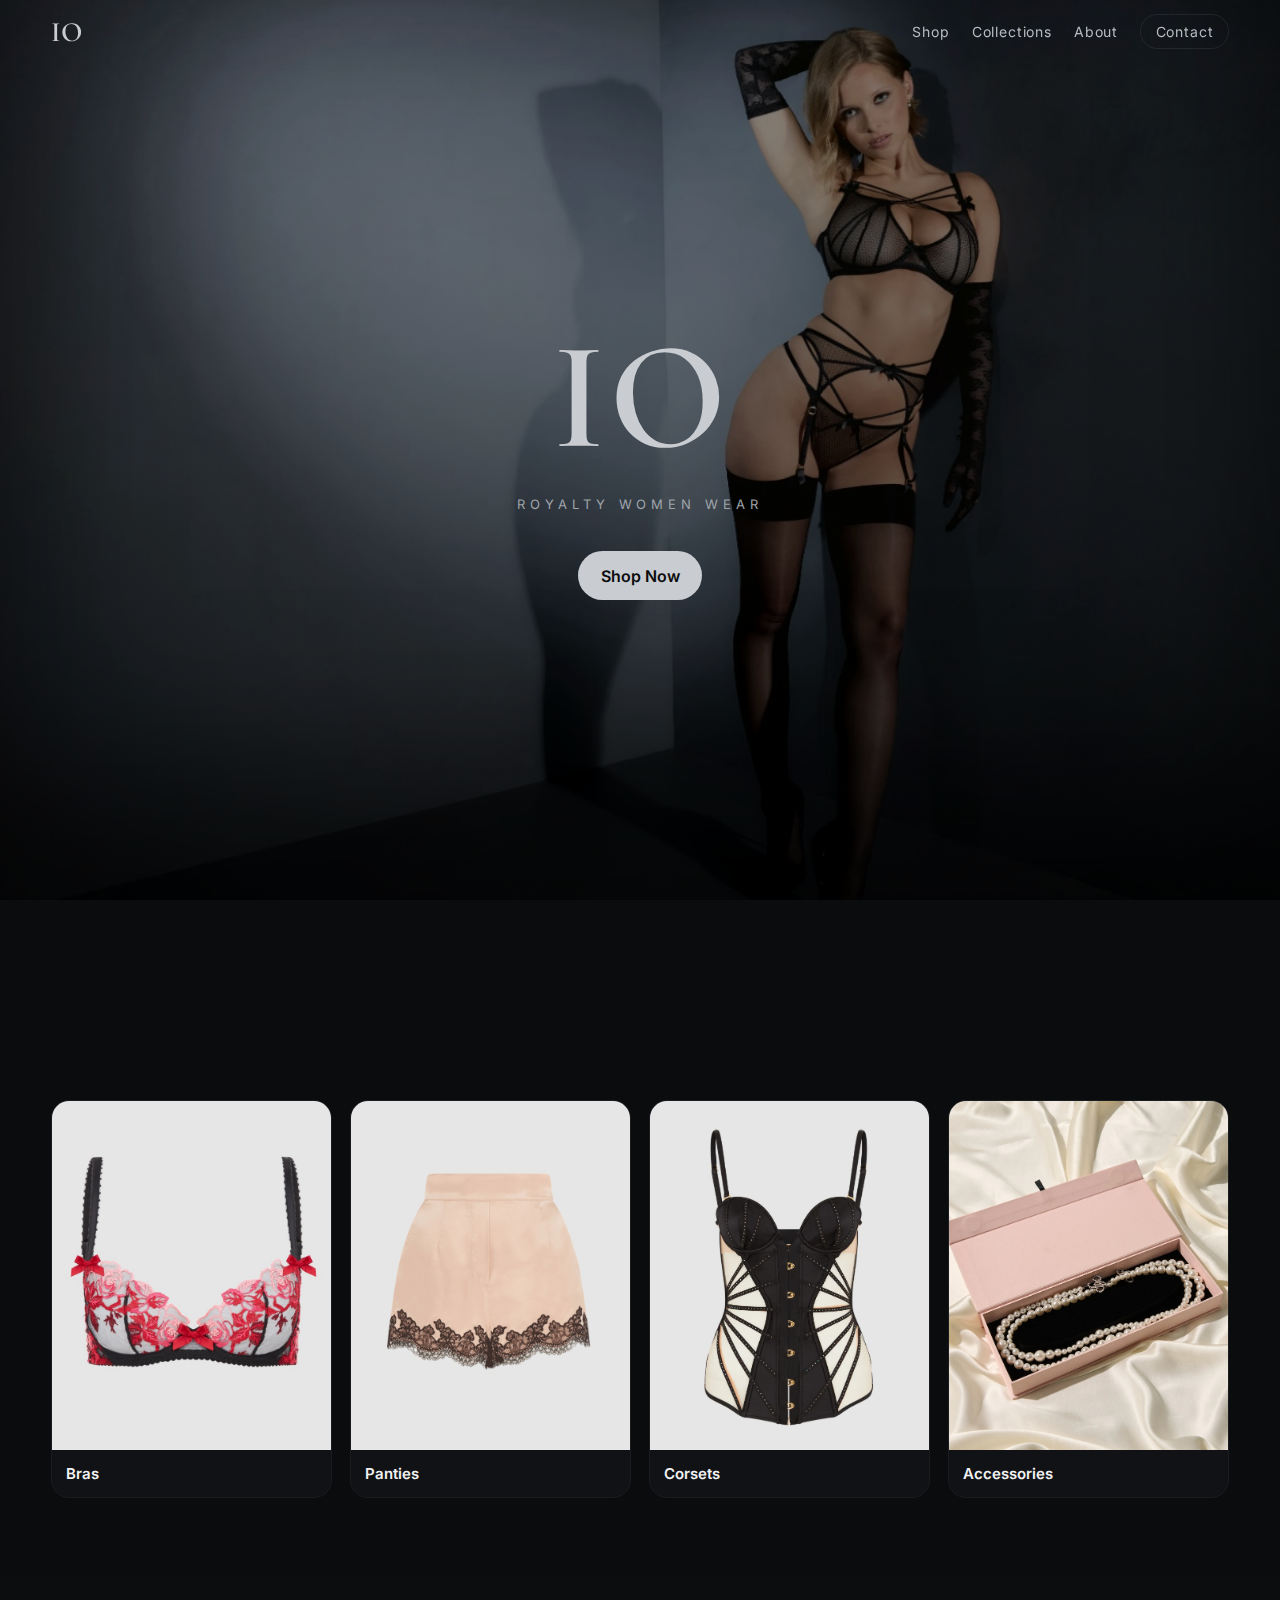
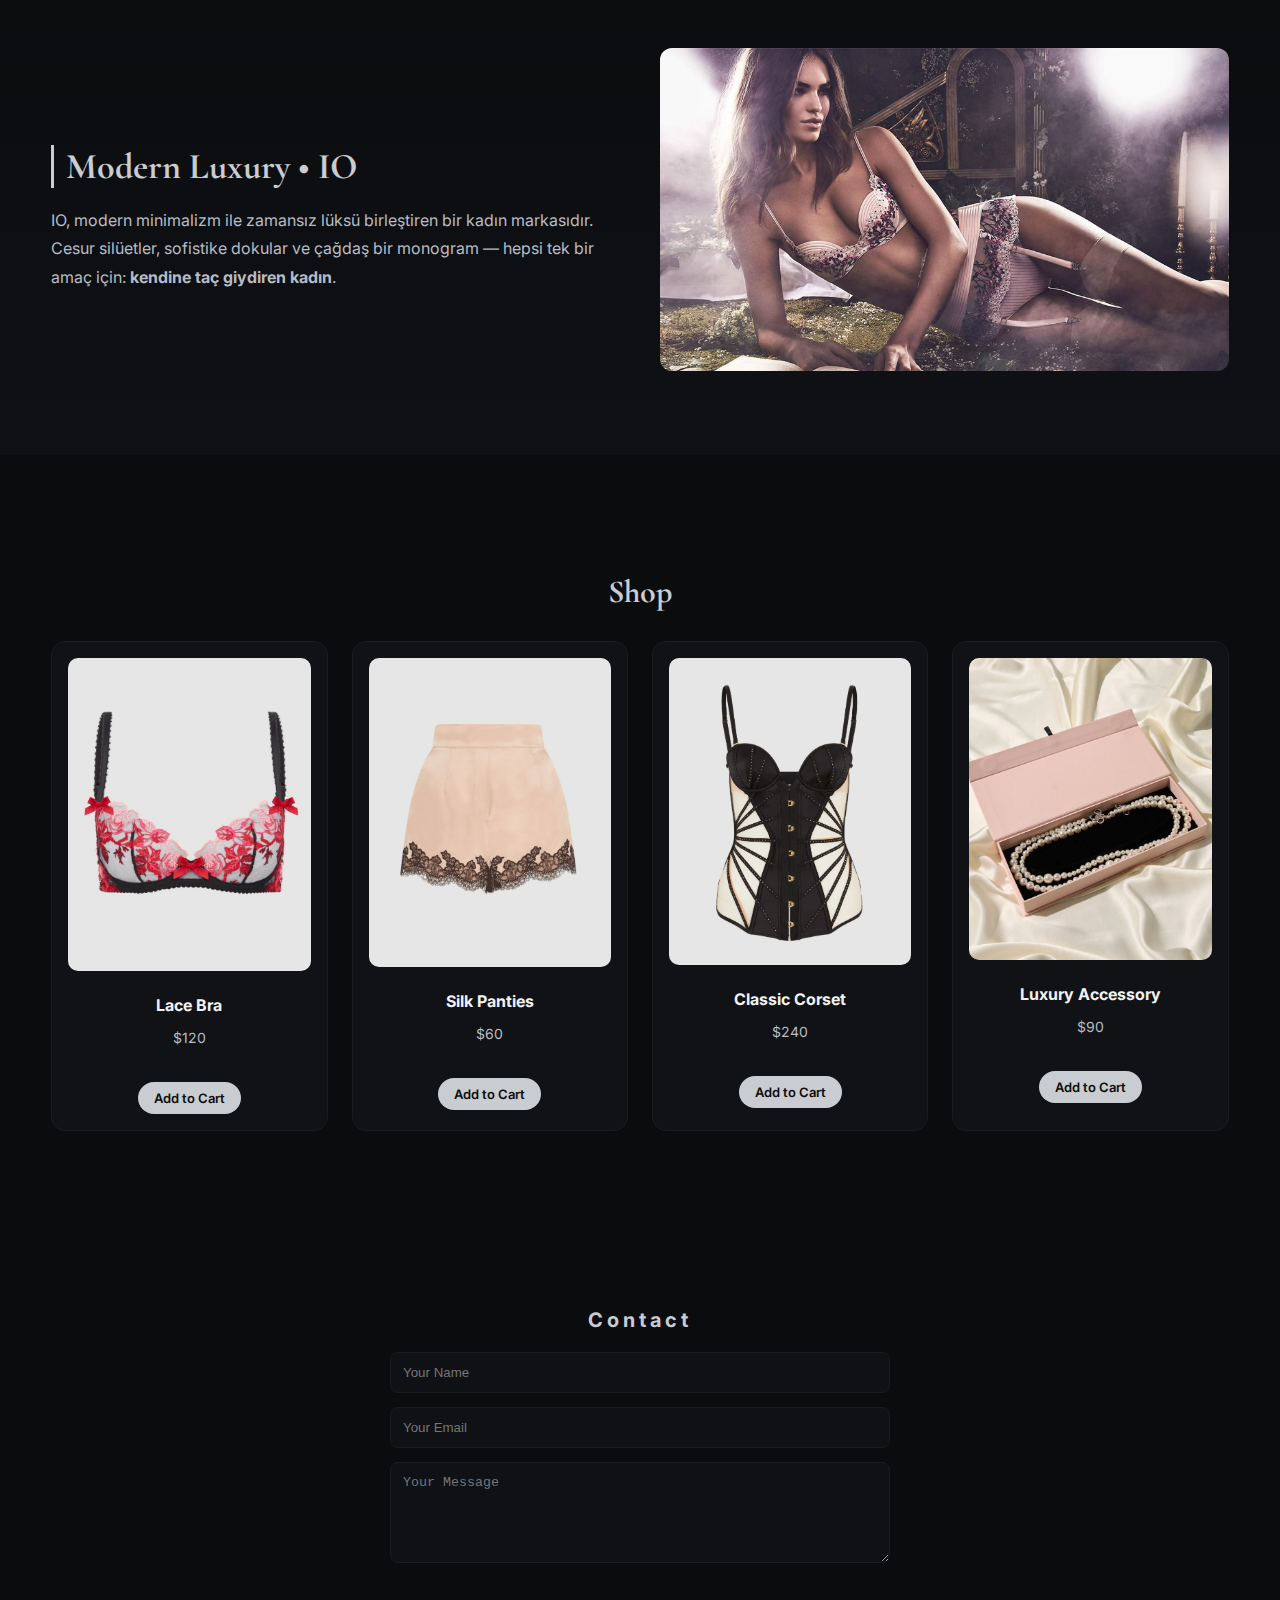
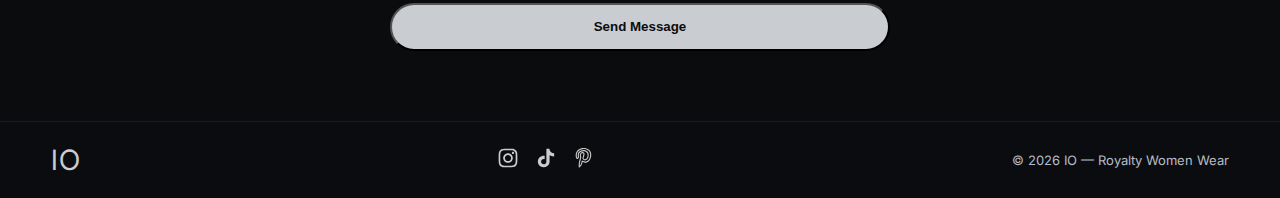
<file: index.html>
<!doctype html>
<html lang="tr">
<head>
  <meta charset="utf-8" />
  <meta name="viewport" content="width=device-width, initial-scale=1" />
  <title>IO — Royalty Women Wear</title>

  <!-- Google Fonts -->
  <link rel="preconnect" href="https://fonts.gstatic.com" crossorigin>
  <link href="https://fonts.googleapis.com/css2?family=Cormorant+Garamond:wght@400;500;600&family=Inter:wght@300;400;600&display=swap" rel="stylesheet">

  <link rel="stylesheet" href="./style.css" />
  <meta name="description" content="IO — Modern & Lüks kadın iç giyim markası. Royalty Women Wear." />
</head>
<body>
  <header class="site-header">
    <div class="container nav">
      <div class="brand">
        <span class="io-mark" aria-label="IO">I<span class="o">O</span></span>
      </div>
      <nav class="menu">
        <a href="#shop">Shop</a>
        <a href="#collections">Collections</a>
        <a href="#about">About</a>
        <a href="#contact" class="btn-ghost">Contact</a>
      </nav>
      <!-- Mobil Menü Butonu -->
      <button class="menu-toggle" aria-label="Menüyü Aç/Kapat">☰</button>
    </div>
    <!-- Mobil Menü -->
    <nav class="menu-mobile">
      <a href="#shop">Shop</a>
      <a href="#collections">Collections</a>
      <a href="#about">About</a>
      <a href="#contact">Contact</a>
    </nav>
  </header>

  <main>
    <!-- HERO -->
    <section class="hero" id="home" aria-label="Hero">
      <div class="hero-bg" role="img" aria-label="Luxury fashion background"></div>
      <div class="hero-overlay"></div>
      <div class="hero-content container">
        <h1 class="logotype">
          <span class="io-mark big">I<span class="o">O</span></span>
        </h1>
        <p class="tagline">ROYALTY WOMEN WEAR</p>
        <a href="#shop" class="btn-primary">Shop Now</a>
      </div>
    </section>

    <!-- KATEGORİLER -->
    <section class="categories container" id="collections" aria-label="Koleksiyonlar">
      <article class="cat-card">
        <div class="img" data-img="bras"></div>
        <h3>Bras</h3>
      </article>
      <article class="cat-card">
        <div class="img" data-img="panties"></div>
        <h3>Panties</h3>
      </article>
      <article class="cat-card">
        <div class="img" data-img="corsets"></div>
        <h3>Corsets</h3>
      </article>
      <article class="cat-card">
        <div class="img" data-img="accessories"></div>
        <h3>Accessories</h3>
      </article>
    </section>

    <!-- HAKKIMIZDA -->
    <section class="about" id="about">
      <div class="container about-grid">
        <div class="about-text">
          <h2>Modern Luxury • IO</h2>
          <p>
            IO, modern minimalizm ile zamansız lüksü birleştiren bir kadın markasıdır.
            Cesur silüetler, sofistike dokular ve çağdaş bir monogram — 
            hepsi tek bir amaç için: <strong>kendine taç giydiren kadın</strong>.
          </p>
        </div>
        <div class="about-img">
          <img src="assets/about.jpg" alt="Luxury fashion" />
        </div>
      </div>
    </section>

    <!-- SHOP -->
    <section class="shop container" id="shop">
      <h2>Shop</h2>
      <div class="product-grid">
        <article class="product-card">
          <img src="assets/bras.jpg" alt="Lace Bra" />
          <h3>Lace Bra</h3>
          <p>$120</p>
          <a href="#" class="btn-primary small">Add to Cart</a>
        </article>
        <article class="product-card">
          <img src="assets/panties.jpg" alt="Silk Panties" />
          <h3>Silk Panties</h3>
          <p>$60</p>
          <a href="#" class="btn-primary small">Add to Cart</a>
        </article>
        <article class="product-card">
          <img src="assets/corsets.jpg" alt="Corset" />
          <h3>Classic Corset</h3>
          <p>$240</p>
          <a href="#" class="btn-primary small">Add to Cart</a>
        </article>
        <article class="product-card">
          <img src="assets/accessories.jpg" alt="Luxury Accessory" />
          <h3>Luxury Accessory</h3>
          <p>$90</p>
          <a href="#" class="btn-primary small">Add to Cart</a>
        </article>
      </div>
    </section>

    <!-- CONTACT -->
    <section class="contact container" id="contact" aria-label="İletişim">
      <h2>Contact</h2>
      <form class="contact-form">
        <input type="text" placeholder="Your Name" required>
        <input type="email" placeholder="Your Email" required>
        <textarea placeholder="Your Message" rows="5" required></textarea>
        <button type="submit" class="btn-primary">Send Message</button>
      </form>
    </section>
  </main>

  <footer class="site-footer">
    <div class="container foot">
      <span class="io-mark">I<span class="o">O</span></span>
      <div class="social-links">
        <a href="https://instagram.com" target="_blank" aria-label="Instagram">
          <img src="assets/instagram.svg" alt="Instagram">
        </a>
        <a href="https://tiktok.com" target="_blank" aria-label="TikTok">
          <img src="assets/tiktok.svg" alt="TikTok">
        </a>
        <a href="https://pinterest.com" target="_blank" aria-label="Pinterest">
          <img src="assets/pinterest.svg" alt="Pinterest">
        </a>
      </div>
      <span class="copy">© <span id="year"></span> IO — Royalty Women Wear</span>
    </div>
  </footer>

  <script>
    document.getElementById('year').textContent = new Date().getFullYear();

    // Header şeffaftan siyaha geçiş
    const header = document.querySelector('.site-header');
    window.addEventListener('scroll', () => {
      if(window.scrollY > 50){
        header.style.background = "rgba(11,12,14,0.9)";
        header.style.borderBottom = "1px solid rgba(255,255,255,0.08)";
      } else {
        header.style.background = "transparent";
        header.style.borderBottom = "none";
      }
    });

    // Mobil menü aç/kapat
    const menuToggle = document.querySelector('.menu-toggle');
    const mobileMenu = document.querySelector('.menu-mobile');
    menuToggle.addEventListener('click', () => {
      mobileMenu.classList.toggle('open');
    });
  </script>
</body>
</html>
</file>
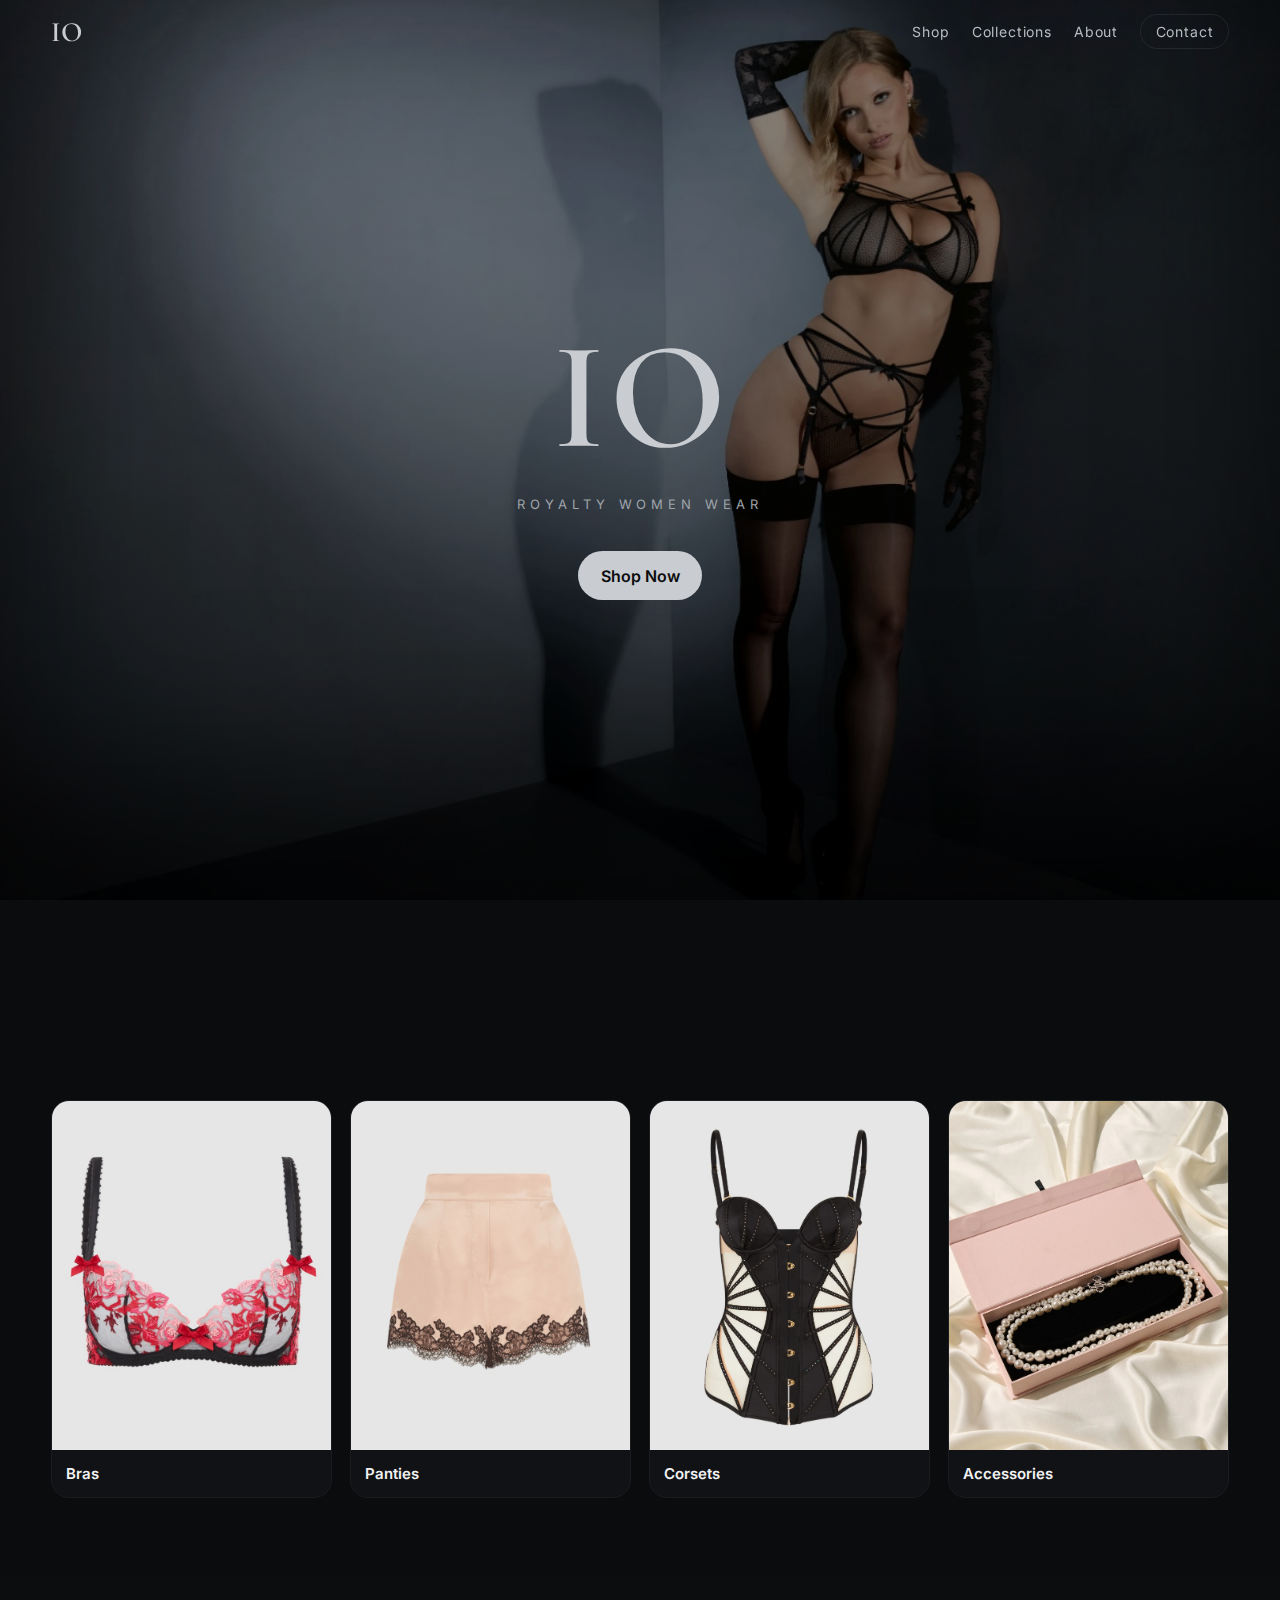
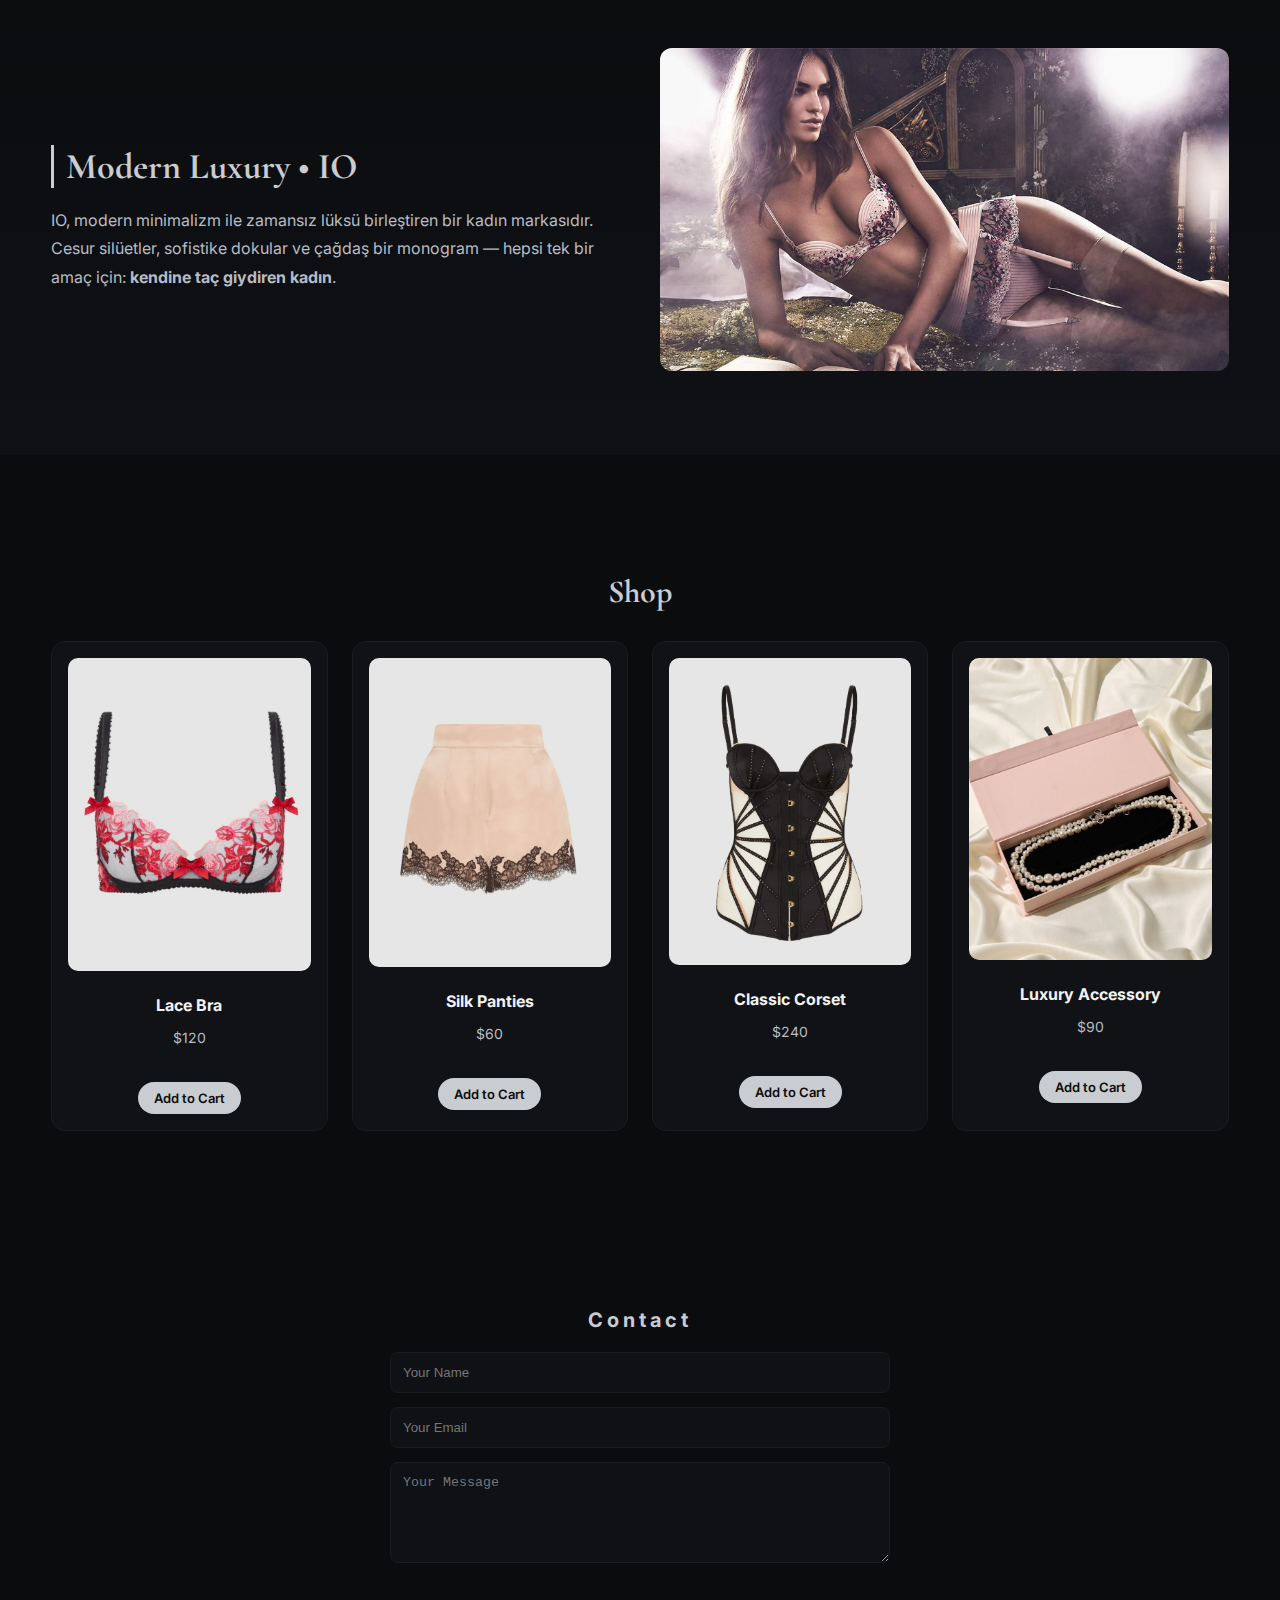
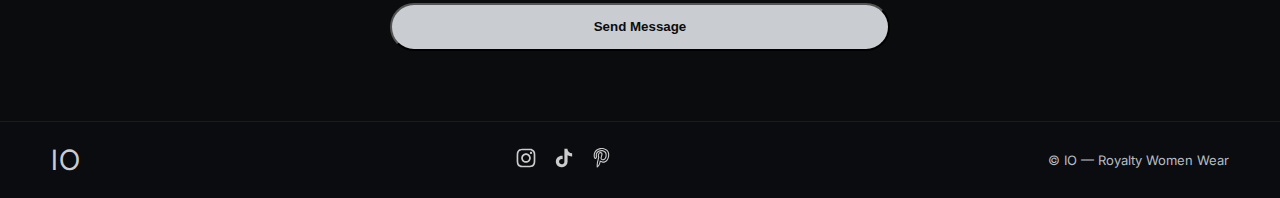
<file: io-website/index.html>
<!doctype html>
<html lang="tr">
<head>
  <meta charset="utf-8" />
  <meta name="viewport" content="width=device-width, initial-scale=1" />
  <title>IO — Royalty Women Wear</title>

  <!-- Google Fonts -->
  <link rel="preconnect" href="https://fonts.gstatic.com" crossorigin>
  <link href="https://fonts.googleapis.com/css2?family=Cormorant+Garamond:wght@400;500;600&family=Inter:wght@300;400;600&display=swap" rel="stylesheet">

  <link rel="stylesheet" href="./style.css" />
</head>
<body>
  <header class="site-header">
    <div class="container nav">
      <div class="brand">
        <span class="io-mark" aria-label="IO">I<span class="o">O</span></span>
      </div>

      <!-- Menü -->
      <div class="nav-menu">
        <nav class="menu">
          <a href="#shop">Shop</a>
          <a href="#collections">Collections</a>
          <a href="#about">About</a>
          <a href="#contact" class="btn-ghost">Contact</a>
        </nav>
      </div>

      <!-- Hamburger -->
      <button class="hamburger" aria-label="Menu">
        <span></span>
        <span></span>
        <span></span>
      </button>
    </div>
  </header>

  <main>
    <!-- HERO -->
    <section class="hero" id="home">
      <div class="hero-bg"></div>
      <div class="hero-overlay"></div>
      <div class="hero-content container">
        <h1 class="logotype">
          <span class="io-mark big">I<span class="o">O</span></span>
        </h1>
        <p class="tagline">ROYALTY WOMEN WEAR</p>
        <a href="#shop" class="btn-primary">Shop Now</a>
      </div>
    </section>

    <!-- KATEGORİLER -->
    <section class="categories container" id="collections">
      <article class="cat-card"><div class="img" data-img="bras"></div><h3>Bras</h3></article>
      <article class="cat-card"><div class="img" data-img="panties"></div><h3>Panties</h3></article>
      <article class="cat-card"><div class="img" data-img="corsets"></div><h3>Corsets</h3></article>
      <article class="cat-card"><div class="img" data-img="accessories"></div><h3>Accessories</h3></article>
    </section>

    <!-- HAKKIMIZDA -->
    <section class="about" id="about">
      <div class="container about-grid">
        <div class="about-text">
          <h2>Modern Luxury • IO</h2>
          <p>
            IO, modern minimalizm ile zamansız lüksü birleştiren bir kadın markasıdır.
            Cesur silüetler, sofistike dokular ve çağdaş bir monogram —
            hepsi tek bir amaç için: <strong>kendine taç giydiren kadın</strong>.
          </p>
        </div>
        <div class="about-img">
          <img src="./assets/images/about.jpg" alt="Luxury fashion" />
        </div>
      </div>
    </section>

    <!-- SHOP -->
    <section class="shop container" id="shop">
      <h2>Shop</h2>
      <div class="product-grid">
        <article class="product-card"><img src="./assets/images/bras.jpg" alt="Lace Bra" /><h3>Lace Bra</h3><p>$120</p><a href="#" class="btn-primary small">Add to Cart</a></article>
        <article class="product-card"><img src="./assets/images/panties.jpg" alt="Silk Panties" /><h3>Silk Panties</h3><p>$60</p><a href="#" class="btn-primary small">Add to Cart</a></article>
        <article class="product-card"><img src="./assets/images/corsets.jpg" alt="Corset" /><h3>Classic Corset</h3><p>$240</p><a href="#" class="btn-primary small">Add to Cart</a></article>
        <article class="product-card"><img src="./assets/images/accessories.jpg" alt="Luxury Accessory" /><h3>Luxury Accessory</h3><p>$90</p><a href="#" class="btn-primary small">Add to Cart</a></article>
      </div>
    </section>

    <!-- CONTACT -->
    <section class="contact container" id="contact">
      <h2>Contact</h2>
      <form class="contact-form">
        <input type="text" placeholder="Your Name" required>
        <input type="email" placeholder="Your Email" required>
        <textarea placeholder="Your Message" rows="5" required></textarea>
        <button type="submit" class="btn-primary">Send Message</button>
      </form>
    </section>
  </main>

  <footer class="site-footer">
    <div class="container foot">
      <span class="io-mark">I<span class="o">O</span></span>
      <div class="social-links">
        <a href="#"><img src="./assets/images/instagram.svg" alt="Instagram"></a>
        <a href="#"><img src="./assets/images/tiktok.svg" alt="TikTok"></a>
        <a href="#"><img src="./assets/images/pinterest.svg" alt="Pinterest"></a>
      </div>
      <span class="copy">© <span id="year"></span> IO — Royalty Women Wear</span>
    </div>
  </footer>

  <script>
  const hamburger = document.querySelector('.hamburger');
  const navMenu = document.querySelector('.nav-menu');

  hamburger.addEventListener('click', () => {
    hamburger.classList.toggle('active');   // çizgiler X’e dönüşür
    navMenu.classList.toggle('active');     // menü açılır/kapanır
  });
</script>
</body>
</html>
</file>
<file: style.css>
/* ========== IO — Modern + Lüks Tema ========== */
:root{
  --bg: #0b0c0e;
  --text: #f2f2f2;
  --muted: #b7bcc4;
  --platinum: #c9ccd1;
  --platinum-dark:#9fa4aa;
  --line: #1a1c20;
  --card: #101216;
  --focus: #d0d4da;
}

*{ box-sizing:border-box; }
html,body{ height:100%; margin:0; }
html{ scroll-behavior:smooth; }
body{
  background:var(--bg); color:var(--text);
  font-family: Inter, sans-serif;
  -webkit-font-smoothing: antialiased;  
}

.container{ width:min(1200px, 92%); margin-inline:auto; }

/* Header */
.site-header{
  position:fixed; top:0; z-index:100;
  width:100%;
  background:transparent;
  border-bottom:none;
  transition: background 0.3s ease, border-color 0.3s ease;
}
.nav{
  display:flex; align-items:center; justify-content:space-between; padding:14px 0;
}
.brand .io-mark{ font-family:"Cormorant Garamond", serif; font-weight:600; }
.io-mark .o{ margin-left:.02em; }
.io-mark{ color:var(--platinum); font-size:28px; line-height:1; }
.menu{ display:flex; gap:22px; align-items:center; }
.menu a{
  color:var(--muted); text-decoration:none; font-size:14px; letter-spacing:.06em;
}
.menu a:hover{ color:var(--text); }
.btn-ghost{
  padding:.5rem .9rem; border:1px solid rgba(255,255,255,.08); border-radius:999px;
}
.btn-ghost:hover{ border-color:rgba(255,255,255,.18); }

/* Hamburger */
.menu-toggle{
  display:none;
  cursor:pointer;
  width:30px;
  height:22px;
  position:relative;
}

.menu-toggle::before,
.menu-toggle::after,
.menu-toggle div{
  content:"";
  position:absolute;
  left:0;
  width:100%;
  height:3px;
  background:var(--platinum);
  border-radius:3px;
  transition:.3s;
}

.menu-toggle::before{ top:0; }
.menu-toggle div{ top:9px; }
.menu-toggle::after{ bottom:0; }

/* Mobile Menu */
.menu-mobile{
  display:none;
  flex-direction:column;
  gap:16px;
  background:rgba(11,12,14,0.95);
  position:absolute;
  top:60px; right:20px;
  padding:20px;
  border-radius:12px;
}
.menu-mobile a{ color:var(--platinum); text-decoration:none; font-size:16px; }
.menu-mobile.open{ display:flex; }

/* Hero */
.hero{ position:relative; min-height:100vh; display:grid; place-items:center; overflow:hidden; }
.hero-bg{
  position:absolute; inset:0;
  background:
    linear-gradient(180deg, rgba(0,0,0,.45), rgba(0,0,0,.7)),
    url("assets/hero.jpg") no-repeat center top;
  background-size:cover;
  filter:saturate(.9) contrast(1.05);
}
.hero-overlay{ position:absolute; inset:0; box-shadow:inset 0 -120px 160px rgba(0,0,0,.6); }
.hero-content{ position:relative; text-align:center; padding:80px 0; }
.logotype .io-mark.big{
  font-family:"Cormorant Garamond", serif; font-weight:600;
  font-size: clamp(56px, 12vw, 160px); color:var(--platinum);
}
.tagline{ margin-top:12px; color:var(--platinum-dark); letter-spacing:.38em; text-transform:uppercase; font-size:13px; }
.btn-primary{ margin-top:26px; display:inline-block; text-decoration:none; color:var(--bg);
  background:var(--platinum); border-radius:999px; padding:.9rem 1.4rem; font-weight:600; }
.btn-primary:hover{ filter:brightness(.92); }
.btn-primary.small{ padding:.5rem 1rem; font-size:13px; }

/* Categories */
.categories{
  display:grid; gap:18px; grid-template-columns: repeat(4, 1fr);
  margin:200px auto 70px auto;
}
.cat-card{
  background:var(--card); border:1px solid var(--line); border-radius:18px; overflow:hidden;
  transition: transform .3s ease, box-shadow .3s ease;
}
.cat-card:hover{ transform: translateY(-6px); box-shadow:0 12px 50px rgba(0,0,0,.35); }
.cat-card .img{ aspect-ratio: 4/5; background:#171a1f; }
.cat-card h3{ margin:14px; font-weight:600; font-size:15px; color:var(--text); }
.cat-card .img[data-img="bras"]{ background:url("assets/bras.jpg") center/cover no-repeat; }
.cat-card .img[data-img="panties"]{ background:url("assets/panties.jpg") center/cover no-repeat; }
.cat-card .img[data-img="corsets"]{ background:url("assets/corsets.jpg") center/cover no-repeat; }
.cat-card .img[data-img="accessories"]{ background:url("assets/accessories.jpg") center/cover no-repeat; }

/* About */
.about{ padding:80px 0; background:linear-gradient(180deg, transparent, #0f1115); }
.about-grid{ display:grid; grid-template-columns:1fr 1fr; gap:40px; align-items:center; }
.about-text h2{ font-family:"Cormorant Garamond", serif; font-size:36px; color:var(--platinum); margin-bottom:18px; border-left:3px solid var(--platinum); padding-left:12px; }
.about-text p{ color:var(--muted); line-height:1.8; font-size:16px; }
.about-img img{ width:100%; border-radius:12px; object-fit:cover; }
@media(max-width:768px){ .about-grid{ grid-template-columns:1fr; } }

/* Shop */
.shop { padding:90px 0; }
.shop h2{ font-family:"Cormorant Garamond", serif; font-size:32px; color:var(--platinum); margin-bottom:30px; text-align:center; }
.product-grid{ display:grid; gap:24px; grid-template-columns: repeat(auto-fit, minmax(220px, 1fr)); }
.product-card{ background:var(--card); border:1px solid var(--line); border-radius:14px; padding:16px; text-align:center; transition:.3s; }
.product-card:hover{ transform:translateY(-4px); box-shadow:0 12px 40px rgba(0,0,0,.25); }
.product-card img{ width:100%; border-radius:10px; margin-bottom:14px; }
.product-card h3{ font-size:16px; margin:6px 0; color:var(--text); }
.product-card p{ font-size:14px; color:var(--muted); margin-bottom:10px; }

/* Contact */
.contact{ padding:70px 0; }
.contact h2{ font-size:20px; letter-spacing:.2em; color:var(--platinum); text-align:center; margin-bottom:20px; }
.contact-form{ display:flex; flex-direction:column; gap:14px; max-width:500px; margin:auto; }
.contact-form input, .contact-form textarea{ background:#0f1115; border:1px solid var(--line); padding:12px; border-radius:8px; color:var(--text); }
.contact-form input:focus, .contact-form textarea:focus{ border-color:var(--platinum); outline:none; }

/* Footer */
.site-footer{ border-top:1px solid var(--line); padding:24px 0; background:#0a0c10; }
.foot{ display:flex; align-items:center; justify-content:space-between; }
.copy{ color:var(--muted); font-size:13px; }

/* Responsive */
@media (max-width: 980px){ .categories{ grid-template-columns: repeat(2, 1fr); } }
@media (max-width: 560px){
  .menu{ display:none; }
  .menu-toggle{ display:block; }
  .categories{ grid-template-columns: 1fr; }
}

/* Social Links */
.social-links{
  display:flex;
  gap:18px;
  align-items:center;
}
.social-links img{
  width:20px; height:20px;
  filter:invert(80%);  /* ikonları beyaz/gümüş yapar */
  transition: filter .3s ease;
}
.social-links img:hover{
  filter:invert(100%) brightness(1.3);
}
</file>
<file: io-website/style.css>
/* ========== IO — Modern + Lüks Tema ========== */
:root{
  --bg: #0b0c0e;
  --text: #f2f2f2;
  --muted: #b7bcc4;
  --platinum: #c9ccd1;
  --platinum-dark:#9fa4aa;
  --line: #1a1c20;
  --card: #101216;
  --focus: #d0d4da;
}

*{ box-sizing:border-box; }
html,body{ height:100%; margin:0; }
html{ scroll-behavior:smooth; }
body{
  background:var(--bg); color:var(--text);
  font-family: Inter, sans-serif;
  -webkit-font-smoothing: antialiased;  
}

.container{ width:min(1200px, 92%); margin-inline:auto; }

/* Header */
.site-header{
  position:fixed; top:0; z-index:100;
  width:100%;
  background:transparent;
  border-bottom:none;
  transition: background 0.3s ease, border-color 0.3s ease;
}
.nav{
  display:flex; align-items:center; justify-content:space-between; padding:14px 0;
}
.brand .io-mark{ font-family:"Cormorant Garamond", serif; font-weight:600; }
.io-mark .o{ margin-left:.02em; }
.io-mark{ color:var(--platinum); font-size:28px; line-height:1; }
.menu{ display:flex; gap:22px; align-items:center; }
.menu a{
  color:var(--muted); text-decoration:none; font-size:14px; letter-spacing:.06em;
}
.menu a:hover{ color:var(--text); }
.btn-ghost{
  padding:.5rem .9rem; border:1px solid rgba(255,255,255,.08); border-radius:999px;
}
.btn-ghost:hover{ border-color:rgba(255,255,255,.18); }

/* Hamburger */
.hamburger{
  display:none;
  flex-direction:column;
  justify-content:space-between;
  width:26px; height:18px;
  background:none; border:none;
  cursor:pointer;
  z-index:200; /* menünün üstünde kalsın */
}
.hamburger span{
  display:block;
  height:3px; width:100%;
  background:var(--platinum);
  border-radius:2px;
  transition: all 0.3s ease;
}
.hamburger.active span:nth-child(1){
  transform: rotate(45deg) translate(5px, 5px);
}
.hamburger.active span:nth-child(2){
  opacity:0;
}
.hamburger.active span:nth-child(3){
  transform: rotate(-45deg) translate(6px, -6px);
}

/* Hero */
.hero{ position:relative; min-height:100vh; display:grid; place-items:center; overflow:hidden; }
.hero-bg{
  position:absolute; inset:0;
  background:
    linear-gradient(180deg, rgba(0,0,0,.45), rgba(0,0,0,.7)),
    url("./assets/images/hero.jpg") no-repeat center top;
  background-size:cover;
  filter:saturate(.9) contrast(1.05);
}
.hero-overlay{ position:absolute; inset:0; box-shadow:inset 0 -120px 160px rgba(0,0,0,.6); }
.hero-content{ position:relative; text-align:center; padding:80px 0; }
.logotype .io-mark.big{
  font-family:"Cormorant Garamond", serif; font-weight:600;
  font-size: clamp(56px, 12vw, 160px); color:var(--platinum);
}
.tagline{ margin-top:12px; color:var(--platinum-dark); letter-spacing:.38em; text-transform:uppercase; font-size:13px; }
.btn-primary{ margin-top:26px; display:inline-block; text-decoration:none; color:var(--bg);
  background:var(--platinum); border-radius:999px; padding:.9rem 1.4rem; font-weight:600; }
.btn-primary:hover{ filter:brightness(.92); }
.btn-primary.small{ padding:.5rem 1rem; font-size:13px; }

/* Categories */
.categories{
  display:grid; gap:18px; grid-template-columns: repeat(4, 1fr);
  margin:200px auto 70px auto;
}
.cat-card{
  background:var(--card); border:1px solid var(--line); border-radius:18px; overflow:hidden;
  transition: transform .3s ease, box-shadow .3s ease;
}
.cat-card:hover{ transform: translateY(-6px); box-shadow:0 12px 50px rgba(0,0,0,.35); }
.cat-card .img{ aspect-ratio: 4/5; background:#171a1f; }
.cat-card h3{ margin:14px; font-weight:600; font-size:15px; color:var(--text); }
.cat-card .img[data-img="bras"]{ background:url("./assets/images/bras.jpg") center/cover no-repeat; }
.cat-card .img[data-img="panties"]{ background:url("./assets/images/panties.jpg") center/cover no-repeat; }
.cat-card .img[data-img="corsets"]{ background:url("./assets/images/corsets.jpg") center/cover no-repeat; }
.cat-card .img[data-img="accessories"]{ background:url("./assets/images/accessories.jpg") center/cover no-repeat; }

/* About */
.about{ padding:80px 0; background:linear-gradient(180deg, transparent, #0f1115); }
.about-grid{ display:grid; grid-template-columns:1fr 1fr; gap:40px; align-items:center; }
.about-text h2{ font-family:"Cormorant Garamond", serif; font-size:36px; color:var(--platinum); margin-bottom:18px; border-left:3px solid var(--platinum); padding-left:12px; }
.about-text p{ color:var(--muted); line-height:1.8; font-size:16px; }
.about-img img{ width:100%; border-radius:12px; object-fit:cover; }
@media(max-width:768px){ .about-grid{ grid-template-columns:1fr; } }

/* Shop */
.shop { padding:90px 0; }
.shop h2{ font-family:"Cormorant Garamond", serif; font-size:32px; color:var(--platinum); margin-bottom:30px; text-align:center; }
.product-grid{ display:grid; gap:24px; grid-template-columns: repeat(auto-fit, minmax(220px, 1fr)); }
.product-card{ background:var(--card); border:1px solid var(--line); border-radius:14px; padding:16px; text-align:center; transition:.3s; }
.product-card:hover{ transform:translateY(-4px); box-shadow:0 12px 40px rgba(0,0,0,.25); }
.product-card img{ width:100%; border-radius:10px; margin-bottom:14px; }
.product-card h3{ font-size:16px; margin:6px 0; color:var(--text); }
.product-card p{ font-size:14px; color:var(--muted); margin-bottom:10px; }

/* Contact */
.contact{ padding:70px 0; }
.contact h2{ font-size:20px; letter-spacing:.2em; color:var(--platinum); text-align:center; margin-bottom:20px; }
.contact-form{ display:flex; flex-direction:column; gap:14px; max-width:500px; margin:auto; }
.contact-form input, .contact-form textarea{ background:#0f1115; border:1px solid var(--line); padding:12px; border-radius:8px; color:var(--text); }
.contact-form input:focus, .contact-form textarea:focus{ border-color:var(--platinum); outline:none; }

/* Footer */
.site-footer{ border-top:1px solid var(--line); padding:24px 0; background:#0a0c10; }
.foot{ display:flex; align-items:center; justify-content:space-between; }
.copy{ color:var(--muted); font-size:13px; }

/* Social Links */
.social-links{
  display:flex;
  gap:18px;
  align-items:center;
}
.social-links img{
  width:20px; height:20px;
  filter:invert(80%);
  transition: filter .3s ease;
}
.social-links img:hover{
  filter:invert(100%) brightness(1.3);
}

/* Responsive */
@media (max-width: 980px){ .categories{ grid-template-columns: repeat(2, 1fr); } }
@media (max-width: 560px){
  .hamburger{ display:flex; }
  .menu{ flex-direction:column; gap:12px; }
  .nav-menu{
  display:none;
  position:absolute;
  top:60px; right:20px;
  background:#0b0c0e;
  border:1px solid var(--line);
  border-radius:8px;
  flex-direction:column;
  padding:10px 20px;
  opacity:0;
  transform: translateY(-10px);
  transition: opacity 0.3s ease, transform 0.3s ease;
}
  .nav-menu.active{
  display:flex;
  opacity:1;
  transform: translateY(0);
}
</file>
